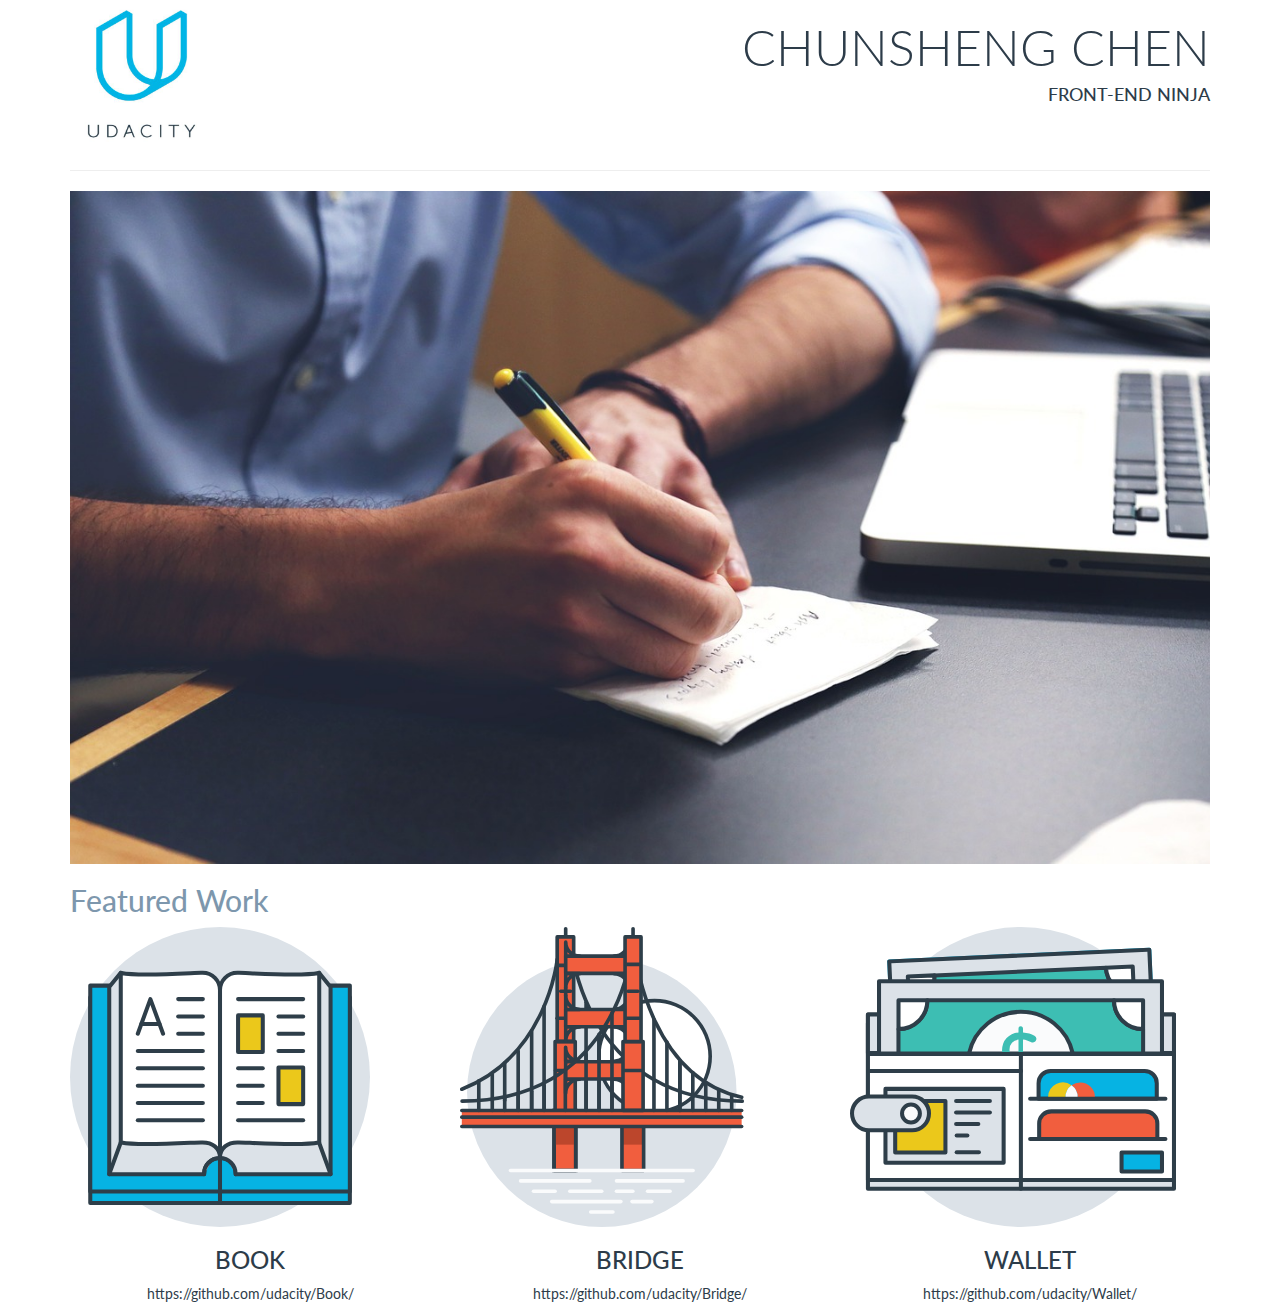
<file: build-a-portfolio-site/index.html>
<!DOCTYPE html>
<html lang="en">
	<head>
		<meta charset="utf-8">
		<meta http-equiv="X-UA-Compatible" content="IE=Edge">
		<meta name="viewport" content="width=device-width, initial-scale=1">
		<title>Portfolio</title>
		<link href="https://fonts.googleapis.com/css?family=Lato:300,400" rel="stylesheet">
		<link href="css/bootstrap.min.css" rel="stylesheet">
		<link href="css/style.css" rel="stylesheet">
	</head>
	<body>
		<!-- picture from cn.udacity.com -->
		<section class="container">
			<section class="row">
				<section class="col-md-6 text-left">
					<img class="img-responsive logo" src="images/logo.png" alt="Udacity logo">
				</section>
				<section class="col-md-6 text-right text-uppercase">
					<h1 class="title-super text-thin">Chunsheng Chen</h1>
					<h4>Front-End Ninja</h4>
				</section>
			</section>
			<hr>
			<section class="row">
				<section class="col-md-12">
					<img class="img-responsive" src="images/write.jpg" alt="Write">
				</section>
			</section>
			<section class="row">
				<section class="col-md-12 text-muted">
					<h2>Featured Work</h2>
				</section>
			</section>
			<section class="row">
				<article class="col-md-4 text-center">
					<img class="img-responsive featured" src="images/book.svg" alt="Book">
					<h3 class="text-uppercase">Book</h3>
					<p>https://github.com/udacity/Book/</p>
				</article>
				<article class="col-md-4 text-center">
					<img class="img-responsive featured" src="images/bridge.svg" alt="Bridge">
					<h3 class="text-uppercase">Bridge</h3>
					<p>https://github.com/udacity/Bridge/</p>
				</article>
				<article class="col-md-4 text-center">
					<img class="img-responsive featured" src="images/wallet.svg" alt="Wallet">
					<h3 class="text-uppercase">Wallet</h3>
					<p>https://github.com/udacity/Wallet/</p>
				</article>				
			</section>		
		</section>
	</body>
</html>
</file>
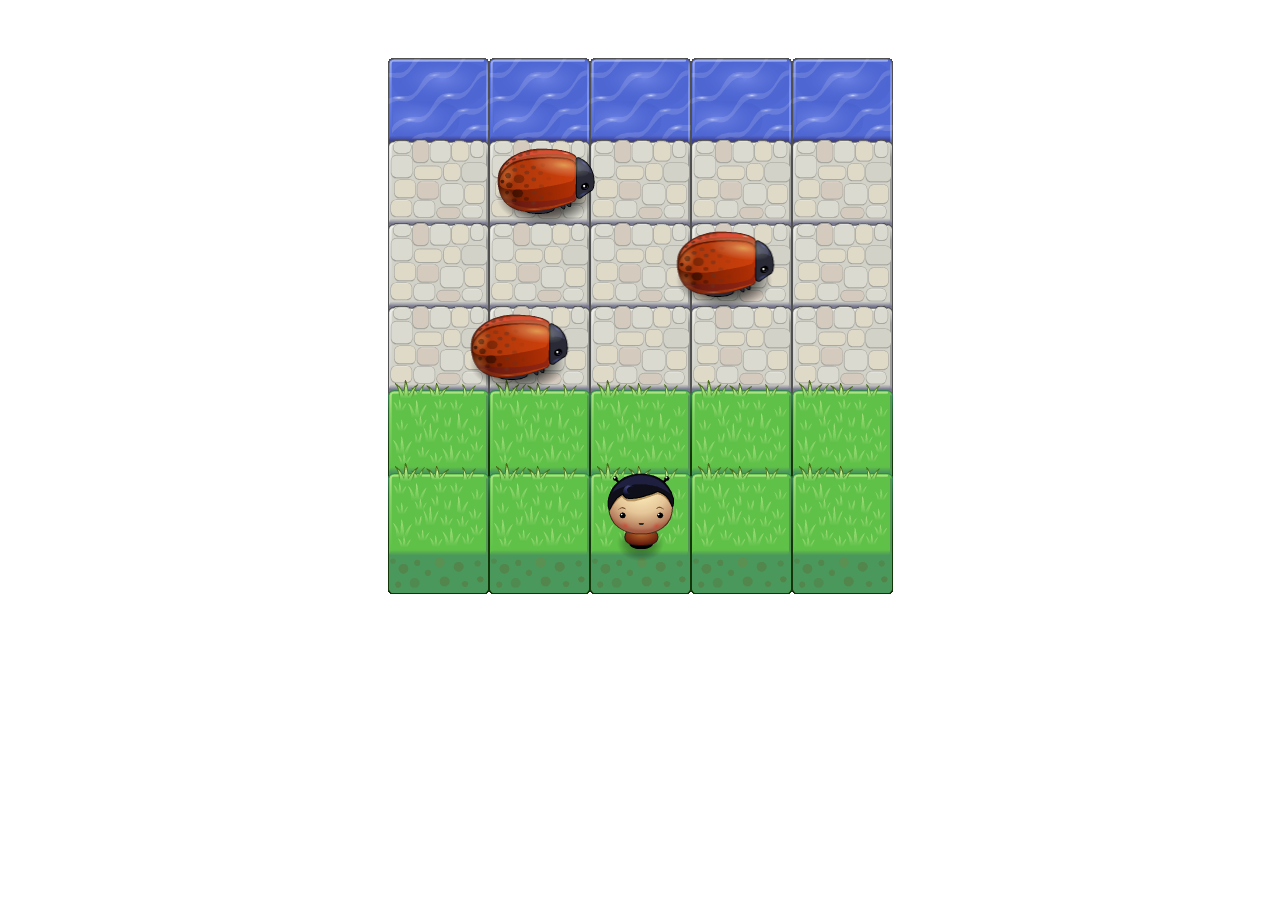
<file: classic-arcade-game-clone/index.html>
<!DOCTYPE html>
<html>
	<head>
    	<meta charset="utf-8">
    	<title>Classic Arcade Game Clone</title>
    	<link rel="stylesheet" href="css/style.css">
	</head>
	<body>
    	<script src="js/resources.js"></script>
    	<script src="js/app.js"></script>
    	<script src="js/engine.js"></script>
	</body>
</html>
</file>
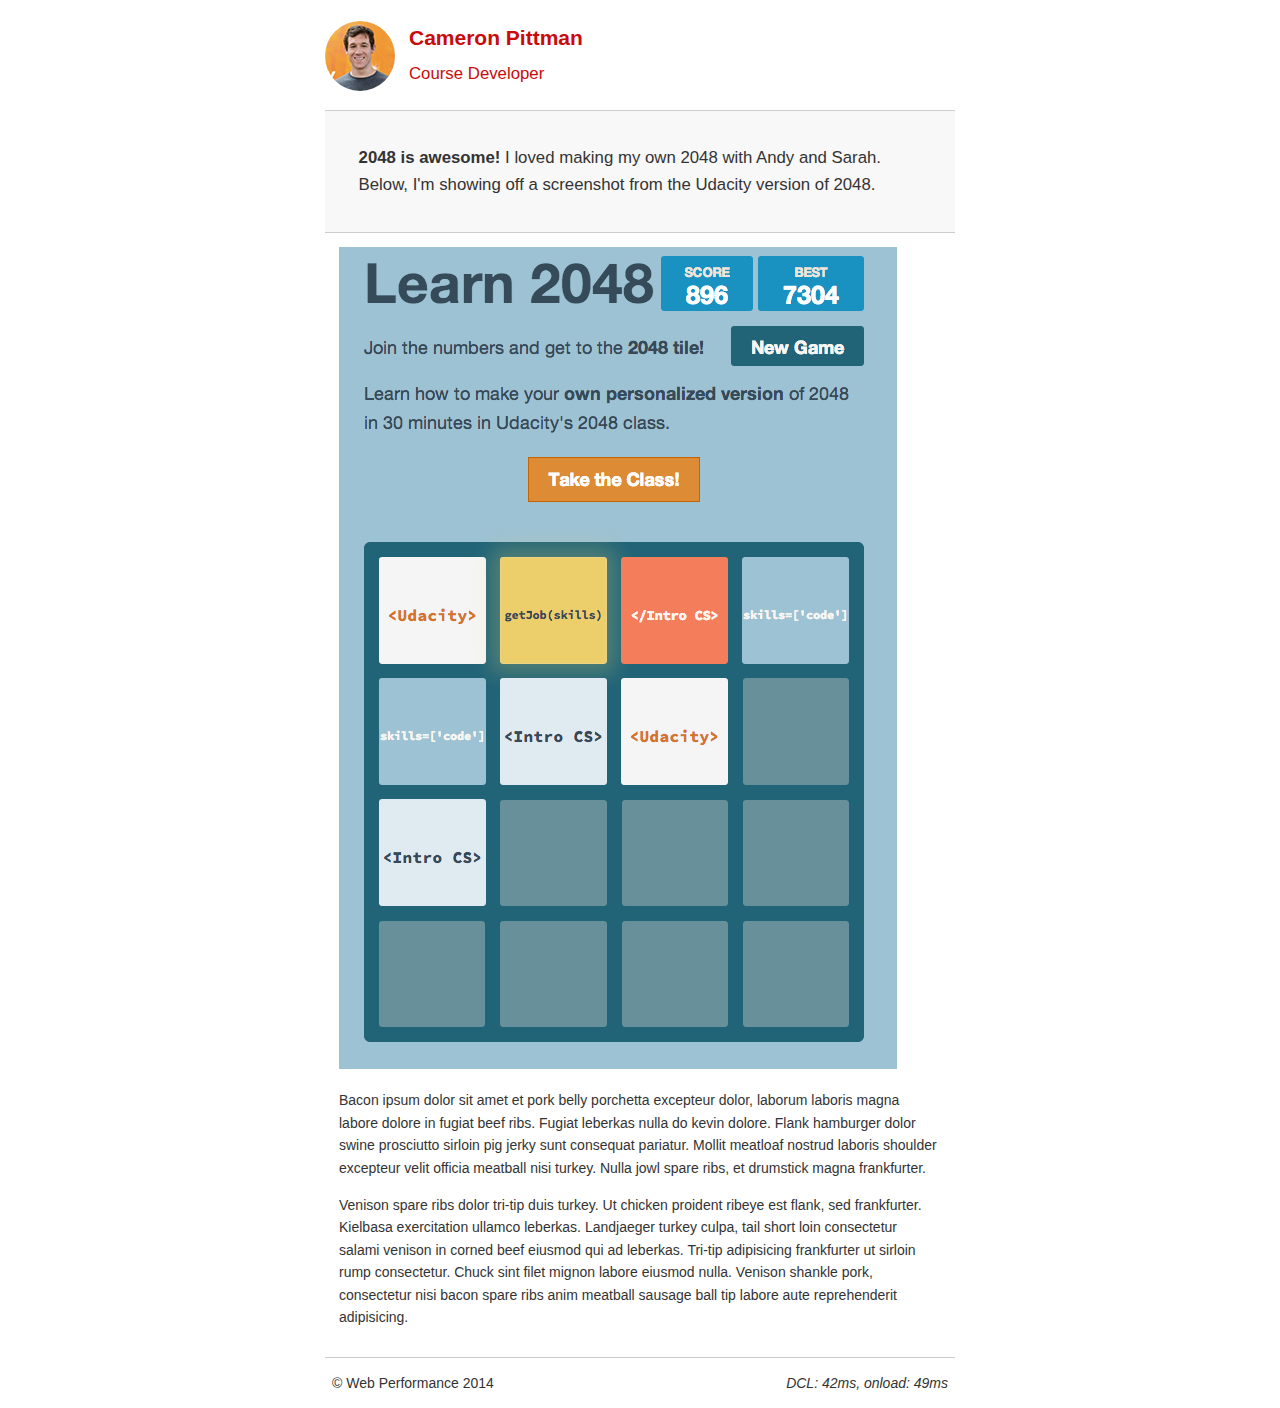
<file: website-optimization/project-2048.html>
<!DOCTYPE html>
<html lang="en">
  <head>
    <meta charset="utf-8">
    <meta name="viewport" content="width=device-width, initial-scale=1">
    <meta name="description" content=" FILL ME IN ">
    <meta name="author" content=" FILL ME IN ">
    <title>Cameron Pittman: Portfolio</title>

    <!-- Hmm, what is the impact of web fonts on speed? Measure it... -->
    <!-- <link href="//fonts.googleapis.com/css?family=Open+Sans:400,700" rel="stylesheet"> -->

    <link href="css/style.css" rel="stylesheet">
    <link href="css/print.css" rel="stylesheet">

    <script>
      (function(w,g){w['GoogleAnalyticsObject']=g;
      w[g]=w[g]||function(){(w[g].q=w[g].q||[]).push(arguments)};w[g].l=1*new Date();})(window,'ga');

      // Optional TODO: replace with your Google Analytics profile ID.
      ga('create', 'UA-XXXX-Y');
      ga('send', 'pageview');
    </script>
    <script src="//www.google-analytics.com/analytics.js"></script>
    <script src="js/perfmatters.js"></script>
  </head>

  <body>
    <header>
      <a href="/"><img src="img/profilepic.jpg"></a>
      <p>Cameron Pittman<br><span>Course Developer</span></p>
    </header>

    <div class="container">
      <div class="hero">
        <strong>2048 is awesome!</strong> I loved making my own 2048 with Andy and Sarah. Below, I'm showing off a screenshot from the Udacity version of 2048.
      </div>

      <div class="content">

        <img class="img-responsive" src="img/2048.png">

        <p>Bacon ipsum dolor sit amet et pork belly porchetta excepteur dolor, laborum laboris magna labore dolore in fugiat beef ribs. Fugiat leberkas nulla do kevin dolore. Flank hamburger dolor swine prosciutto sirloin pig jerky sunt consequat pariatur. Mollit meatloaf nostrud laboris shoulder excepteur velit officia meatball nisi turkey. Nulla jowl spare ribs, et drumstick magna frankfurter.</p>

        <p>Venison spare ribs dolor tri-tip duis turkey. Ut chicken proident ribeye est flank, sed frankfurter. Kielbasa exercitation ullamco leberkas. Landjaeger turkey culpa, tail short loin consectetur salami venison in corned beef eiusmod qui ad leberkas. Tri-tip adipisicing frankfurter ut sirloin rump consectetur. Chuck sint filet mignon labore eiusmod nulla. Venison shankle pork, consectetur nisi bacon spare ribs anim meatball sausage ball tip labore aute reprehenderit adipisicing.</p>

    </div>

    <footer>
      <p>&copy; Web Performance 2014 <span id="crp-stats"></span></p>
    </footer>
  </body>
</html>
</file>
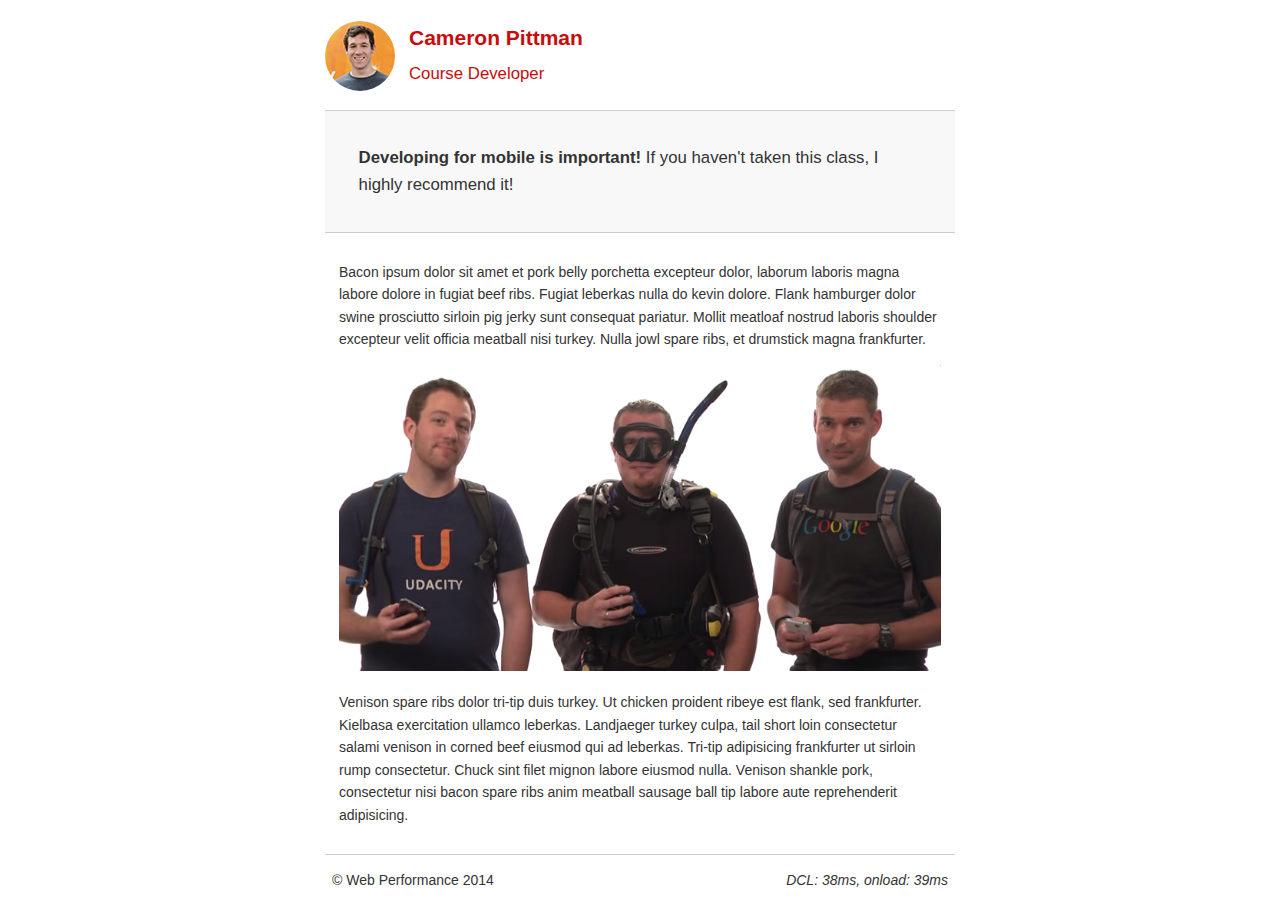
<file: website-optimization/project-mobile.html>
<!DOCTYPE html>
<html lang="en">
  <head>
    <meta charset="utf-8">
    <meta name="viewport" content="width=device-width, initial-scale=1">
    <meta name="description" content=" FILL ME IN ">
    <meta name="author" content=" FILL ME IN ">
    <title>Cameron Pitman: Portfolio</title>

    <!-- Hmm, what is the impact of web fonts on speed? Measure it... -->
    <!-- <link href="//fonts.googleapis.com/css?family=Open+Sans:400,700" rel="stylesheet"> -->

    <link href="css/style.css" rel="stylesheet">
    <link href="css/print.css" rel="stylesheet">

    <script>
      (function(w,g){w['GoogleAnalyticsObject']=g;
      w[g]=w[g]||function(){(w[g].q=w[g].q||[]).push(arguments)};w[g].l=1*new Date();})(window,'ga');

      // Optional TODO: replace with your Google Analytics profile ID.
      ga('create', 'UA-XXXX-Y');
      ga('send', 'pageview');
    </script>
    <script src="http://www.google-analytics.com/analytics.js"></script>
    <script async src="js/perfmatters.js"></script>
  </head>

  <body>
    <header>
      <a href="/"><img src="img/profilepic.jpg"></a>
      <p>Cameron Pittman<br><span>Course Developer</span></p>
    </header>

    <div class="container">
      <div class="hero">
        <strong>Developing for mobile is important!</strong> If you haven't taken this class, I highly recommend it!
      </div>

      <div class="content">

        <p>Bacon ipsum dolor sit amet et pork belly porchetta excepteur dolor, laborum laboris magna labore dolore in fugiat beef ribs. Fugiat leberkas nulla do kevin dolore. Flank hamburger dolor swine prosciutto sirloin pig jerky sunt consequat pariatur. Mollit meatloaf nostrud laboris shoulder excepteur velit officia meatball nisi turkey. Nulla jowl spare ribs, et drumstick magna frankfurter.</p>

        <img src="img/mobilewebdev.jpg">

        <p>Venison spare ribs dolor tri-tip duis turkey. Ut chicken proident ribeye est flank, sed frankfurter. Kielbasa exercitation ullamco leberkas. Landjaeger turkey culpa, tail short loin consectetur salami venison in corned beef eiusmod qui ad leberkas. Tri-tip adipisicing frankfurter ut sirloin rump consectetur. Chuck sint filet mignon labore eiusmod nulla. Venison shankle pork, consectetur nisi bacon spare ribs anim meatball sausage ball tip labore aute reprehenderit adipisicing.</p>

    </div>

    <footer>
      <p>&copy; Web Performance 2014 <span id="crp-stats"></span></p>
    </footer>
  </body>
</html>
</file>
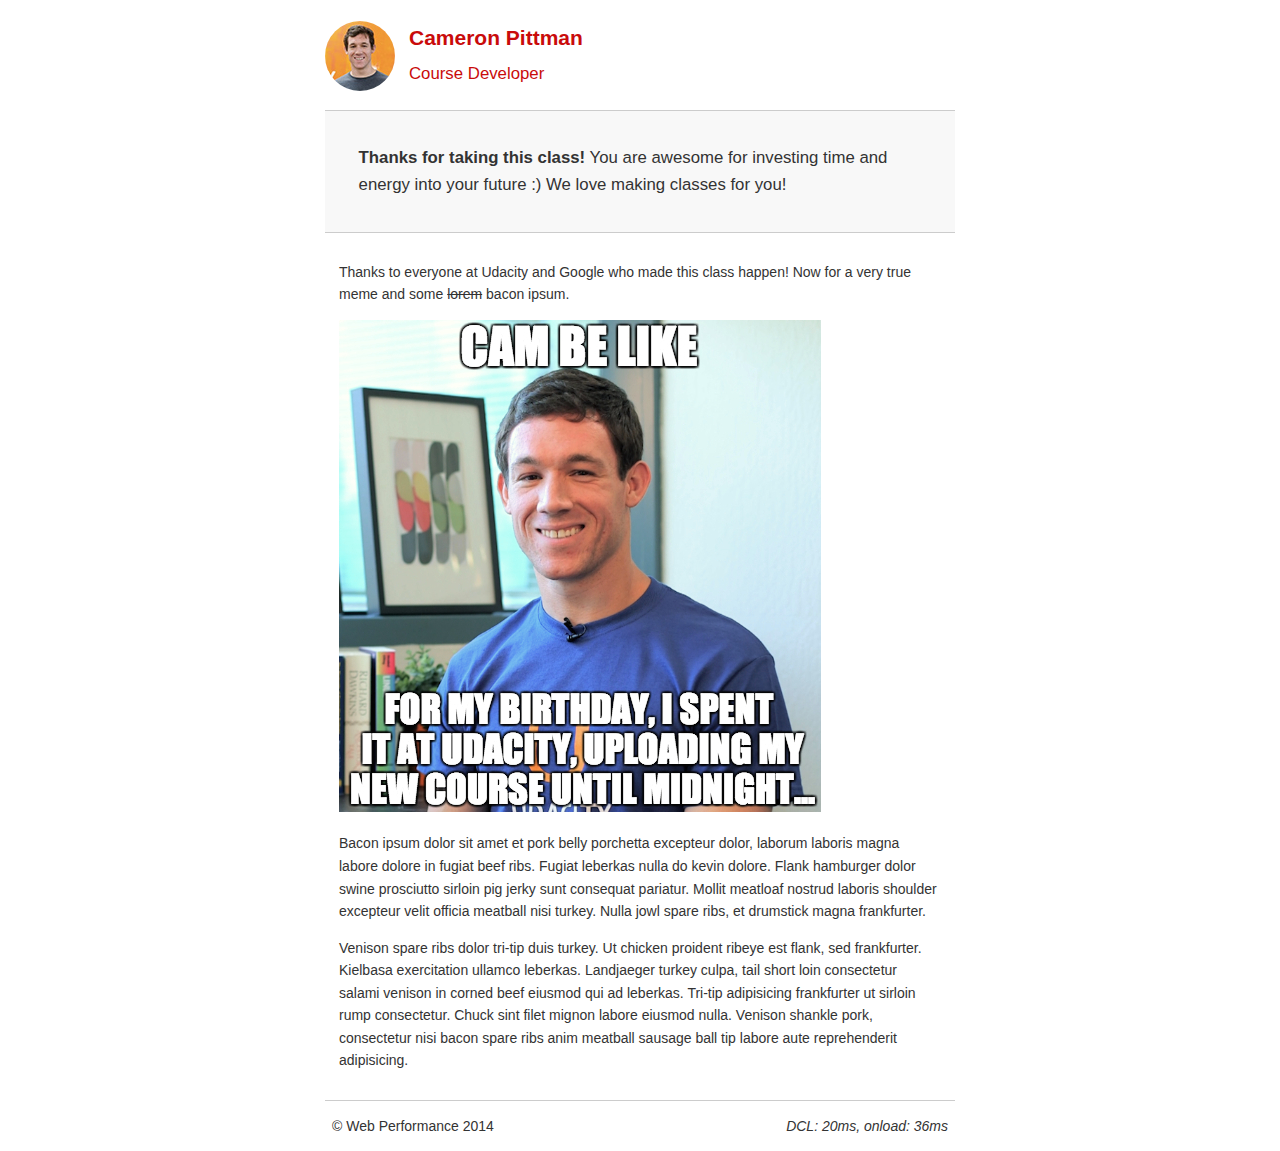
<file: website-optimization/project-webperf.html>
<!DOCTYPE html>
<html lang="en">
  <head>
    <meta charset="utf-8">
    <meta name="viewport" content="width=device-width, initial-scale=1">
    <meta name="description" content=" FILL ME IN ">
    <meta name="author" content=" FILL ME IN ">
    <title>Cameron Pittman: Portfolio</title>

    <!-- Hmm, what is the impact of web fonts on speed? Measure it... -->
    <!-- <link href="//fonts.googleapis.com/css?family=Open+Sans:400,700" rel="stylesheet"> -->

    <link href="css/style.css" rel="stylesheet">
    <link href="css/print.css" rel="stylesheet">

    <script>
      (function(w,g){w['GoogleAnalyticsObject']=g;
      w[g]=w[g]||function(){(w[g].q=w[g].q||[]).push(arguments)};w[g].l=1*new Date();})(window,'ga');

      // Optional TODO: replace with your Google Analytics profile ID.
      ga('create', 'UA-XXXX-Y');
      ga('send', 'pageview');
    </script>
    <script src="http://www.google-analytics.com/analytics.js"></script>
    <script async src="js/perfmatters.js"></script>
  </head>

  <body>
    <header>
      <a href="/"><img src="img/profilepic.jpg"></a>
      <p>Cameron Pittman<br><span>Course Developer</span></p>
    </header>

    <div class="container">
      <div class="hero">
        <strong>Thanks for taking this class!</strong> You are awesome for investing time and energy into your future :) We love making classes for you!
      </div>

      <div class="content">

        <p>Thanks to everyone at Udacity and Google who made this class happen! Now for a very true meme and some <strike>lorem</strike> bacon ipsum.</p>

        <img src="img/cam_be_like.jpg">

        <p>Bacon ipsum dolor sit amet et pork belly porchetta excepteur dolor, laborum laboris magna labore dolore in fugiat beef ribs. Fugiat leberkas nulla do kevin dolore. Flank hamburger dolor swine prosciutto sirloin pig jerky sunt consequat pariatur. Mollit meatloaf nostrud laboris shoulder excepteur velit officia meatball nisi turkey. Nulla jowl spare ribs, et drumstick magna frankfurter.</p>

        <p>Venison spare ribs dolor tri-tip duis turkey. Ut chicken proident ribeye est flank, sed frankfurter. Kielbasa exercitation ullamco leberkas. Landjaeger turkey culpa, tail short loin consectetur salami venison in corned beef eiusmod qui ad leberkas. Tri-tip adipisicing frankfurter ut sirloin rump consectetur. Chuck sint filet mignon labore eiusmod nulla. Venison shankle pork, consectetur nisi bacon spare ribs anim meatball sausage ball tip labore aute reprehenderit adipisicing.</p>

    </div>

    <footer>
      <p>&copy; Web Performance 2014 <span id="crp-stats"></span></p>
    </footer>
  </body>
</html>
</file>
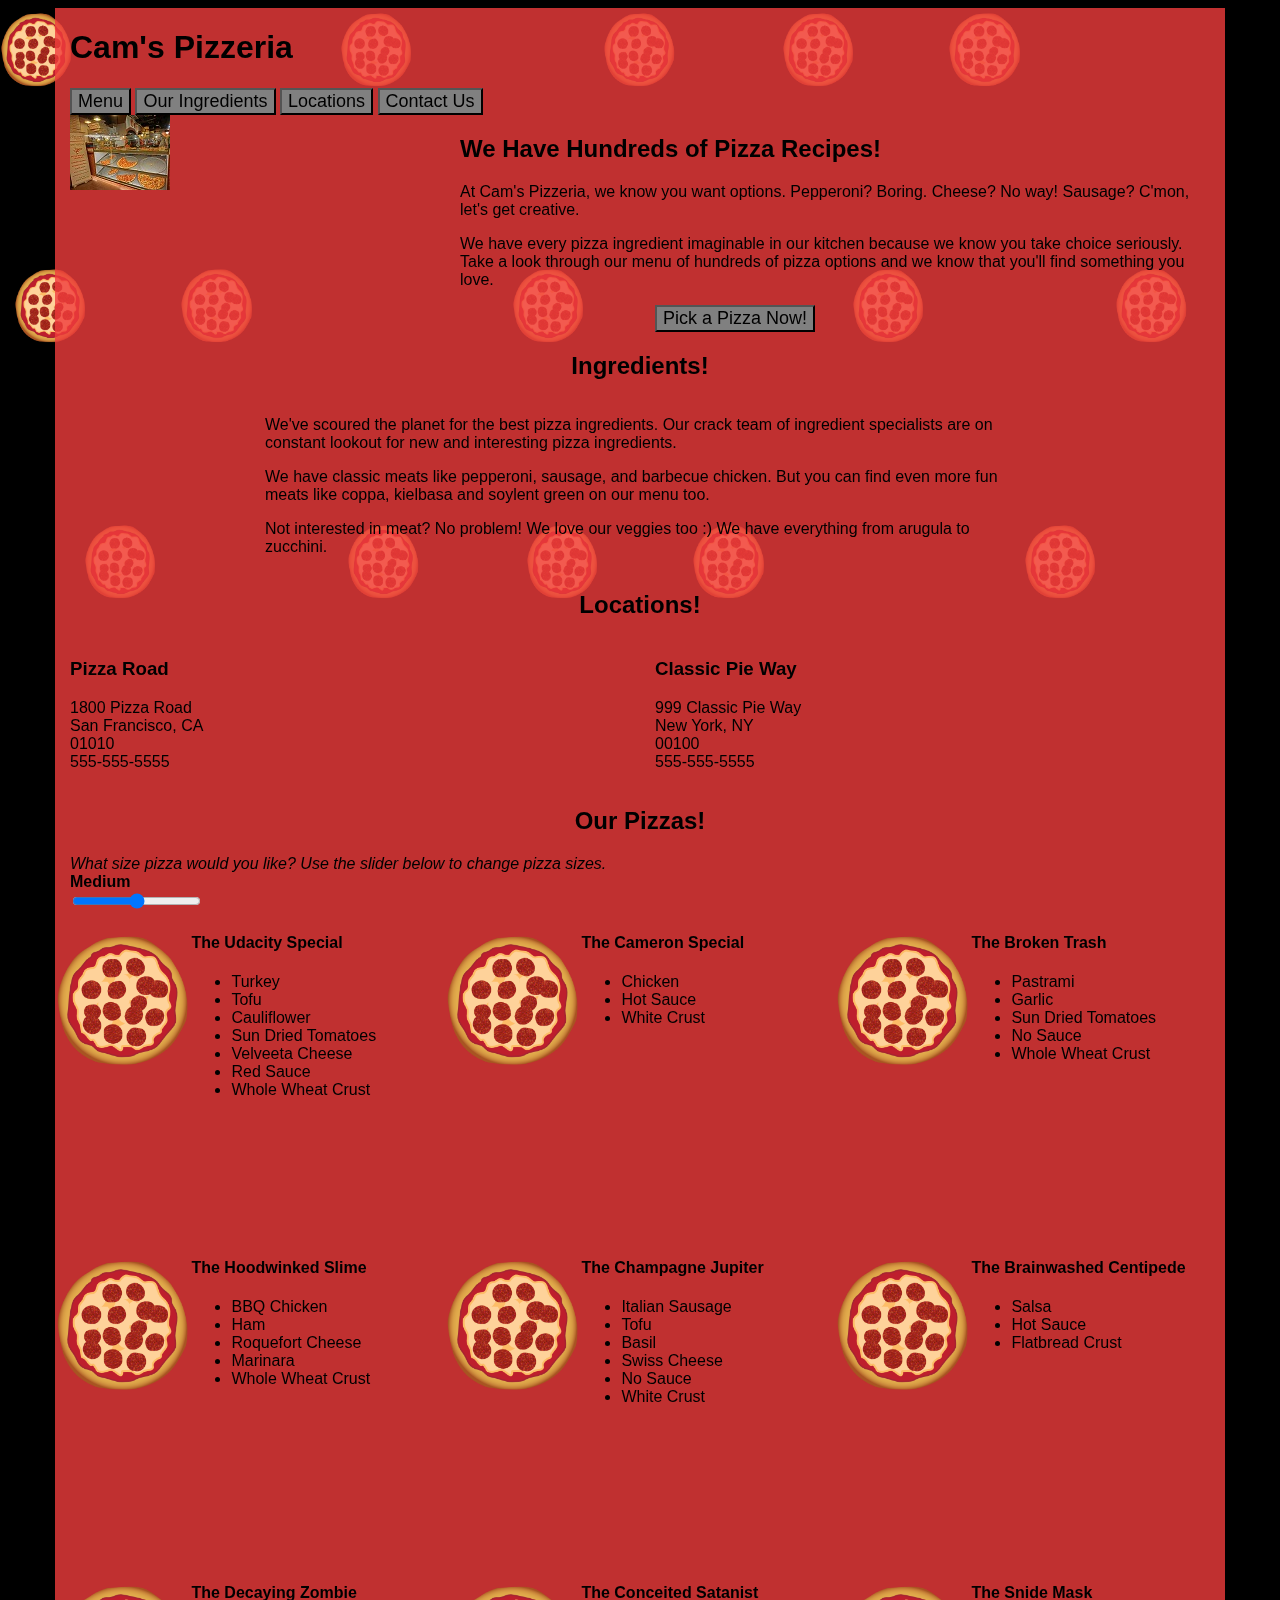
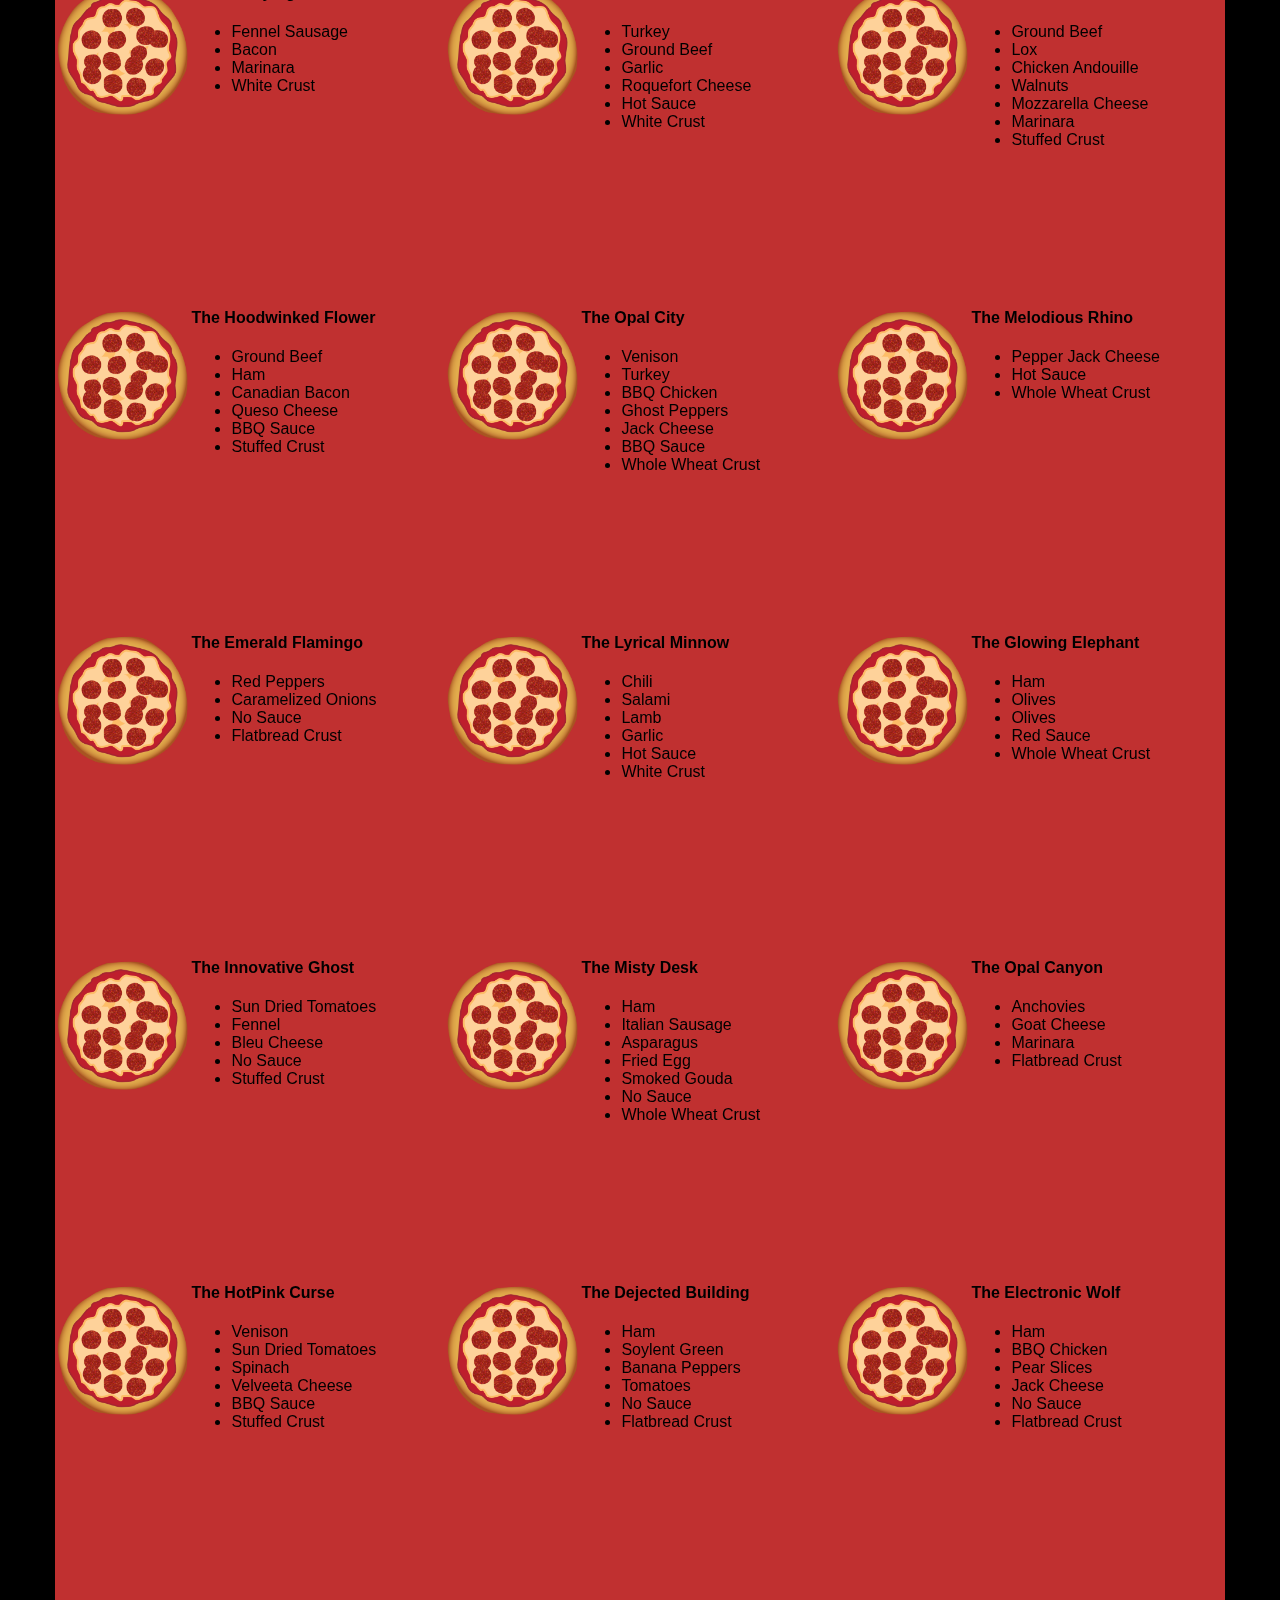
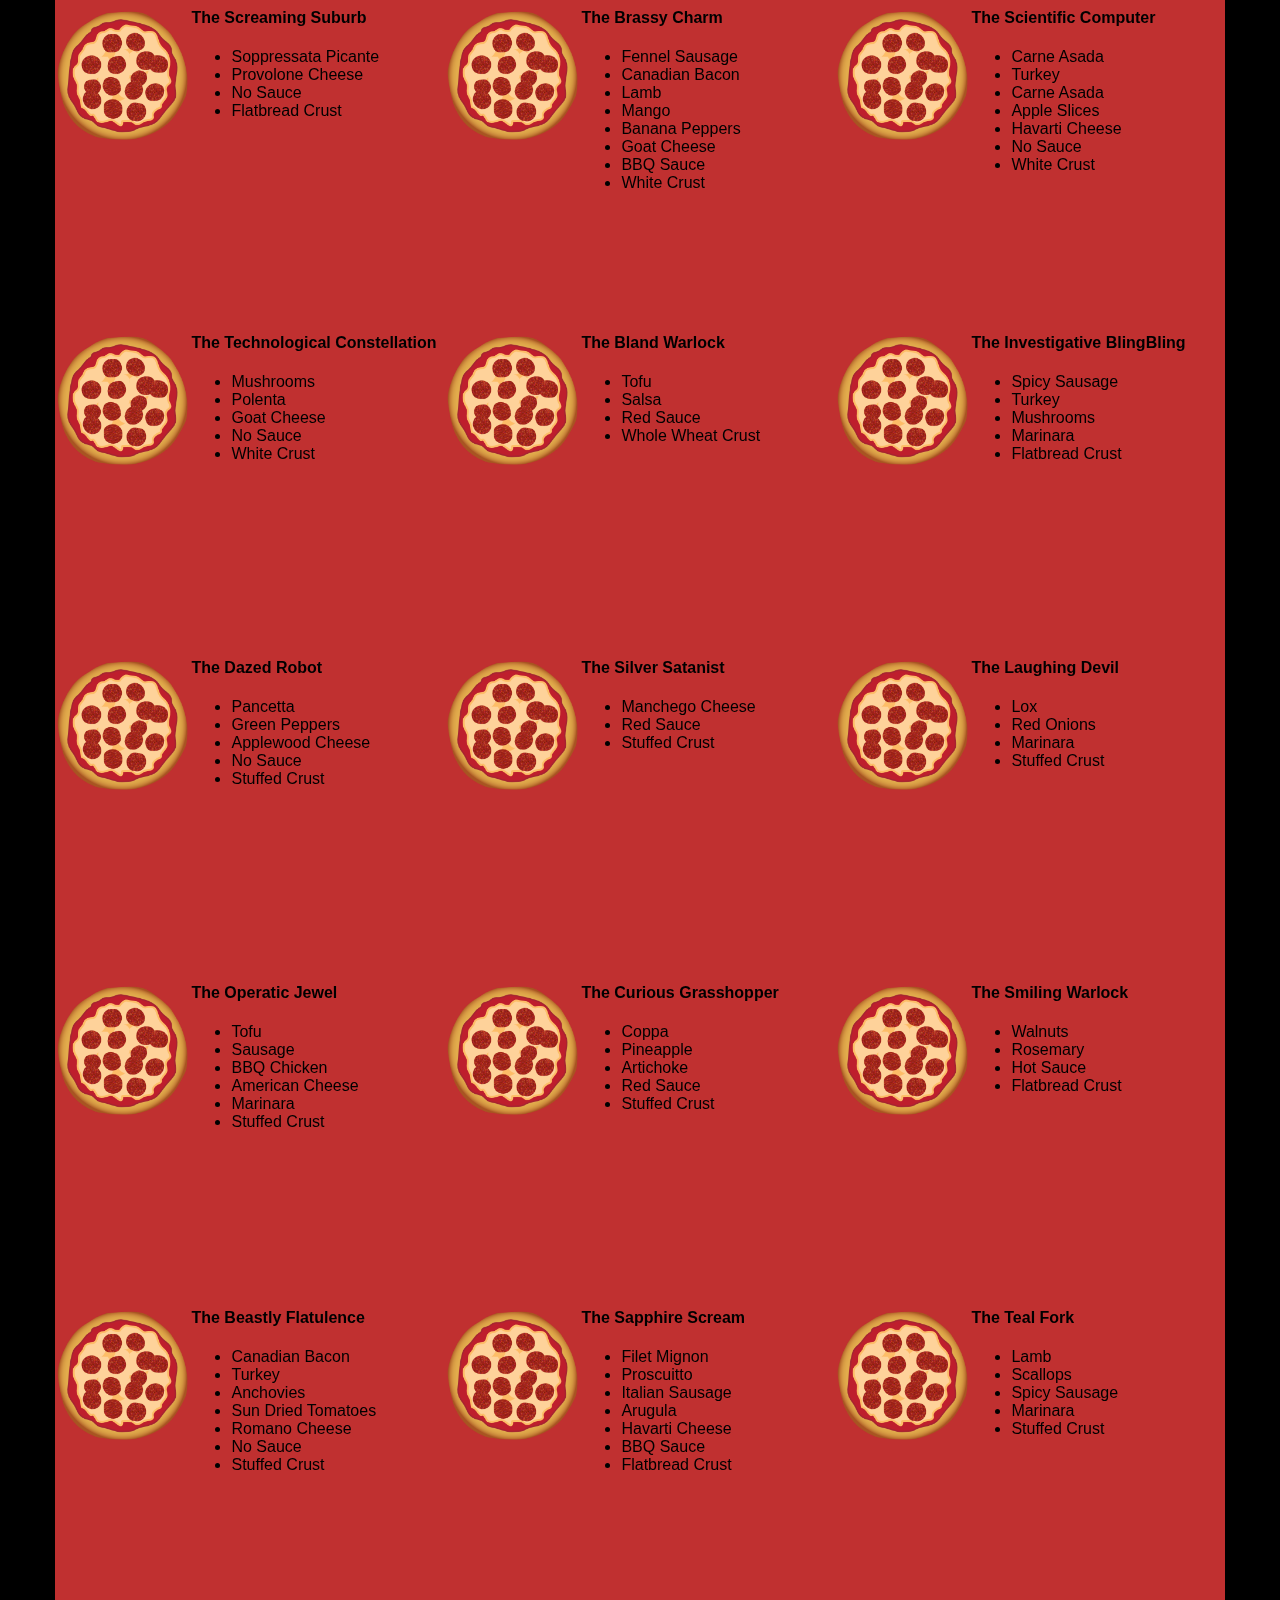
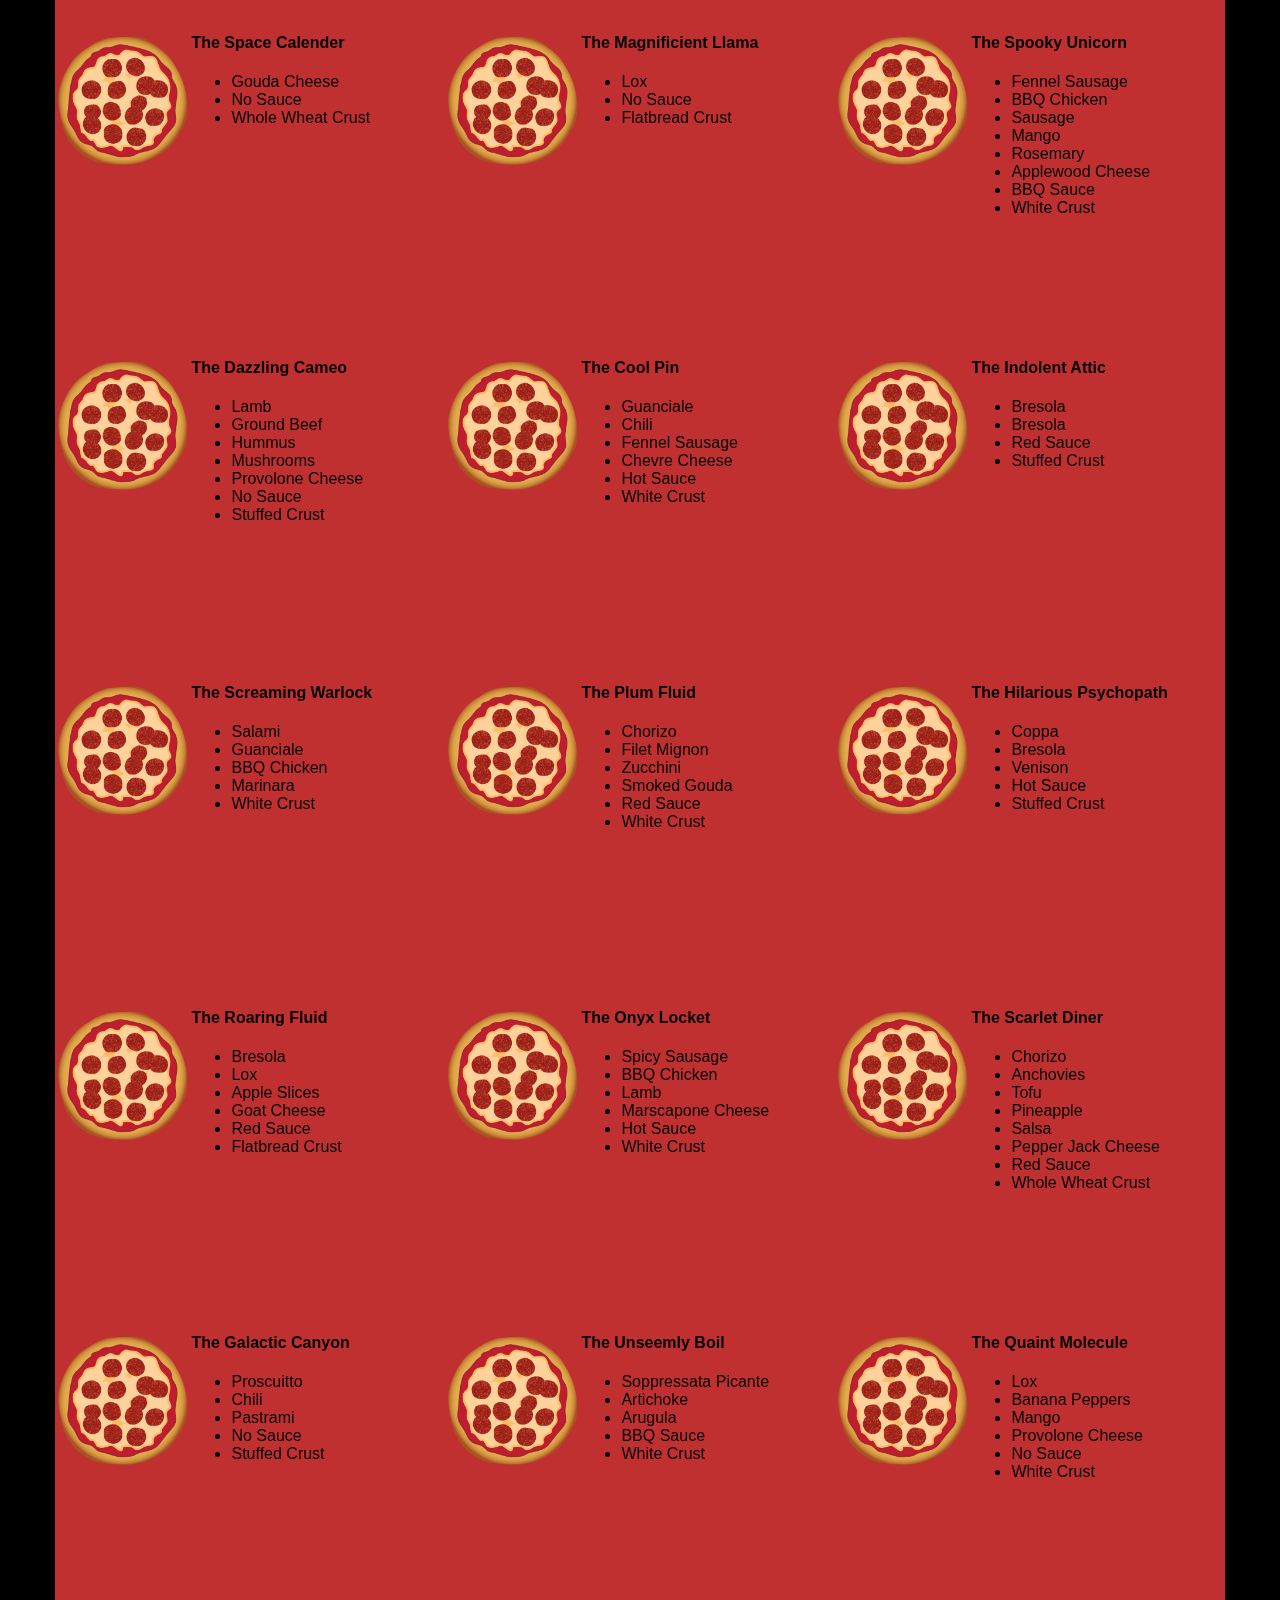
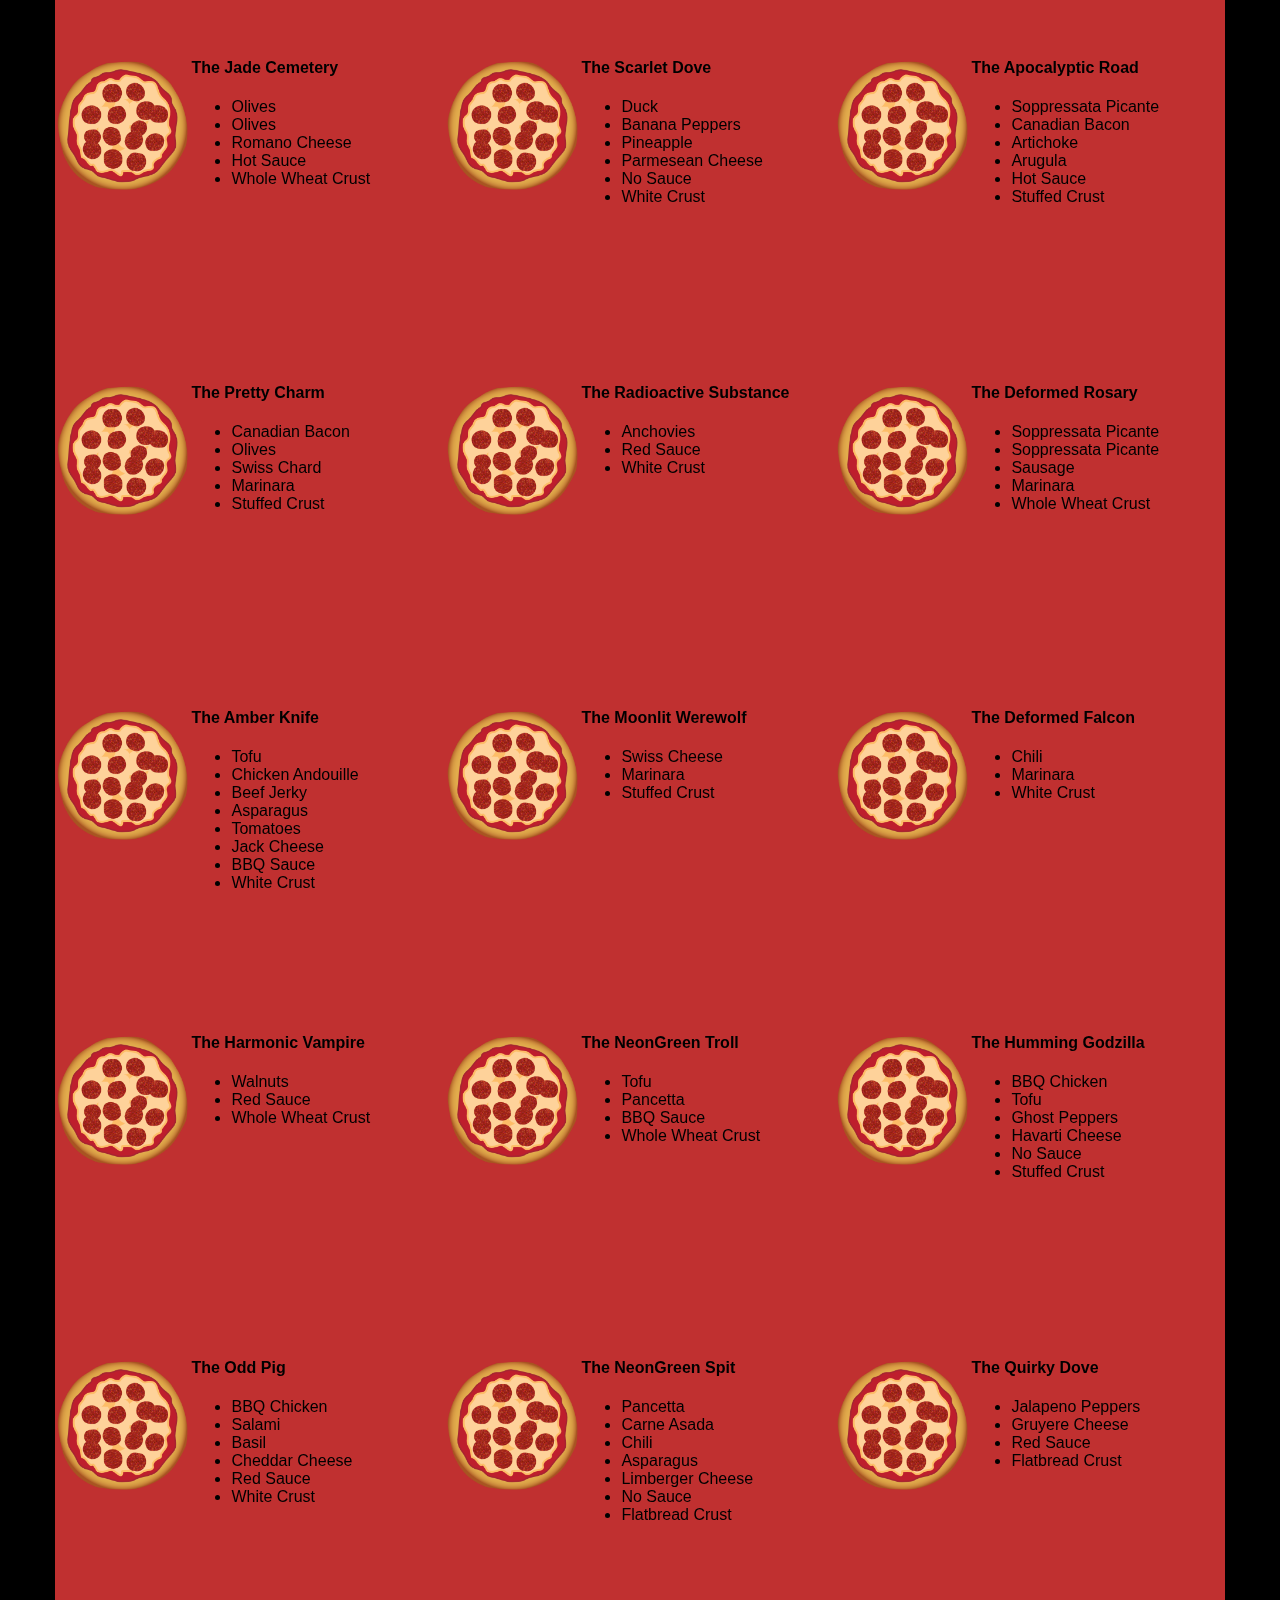
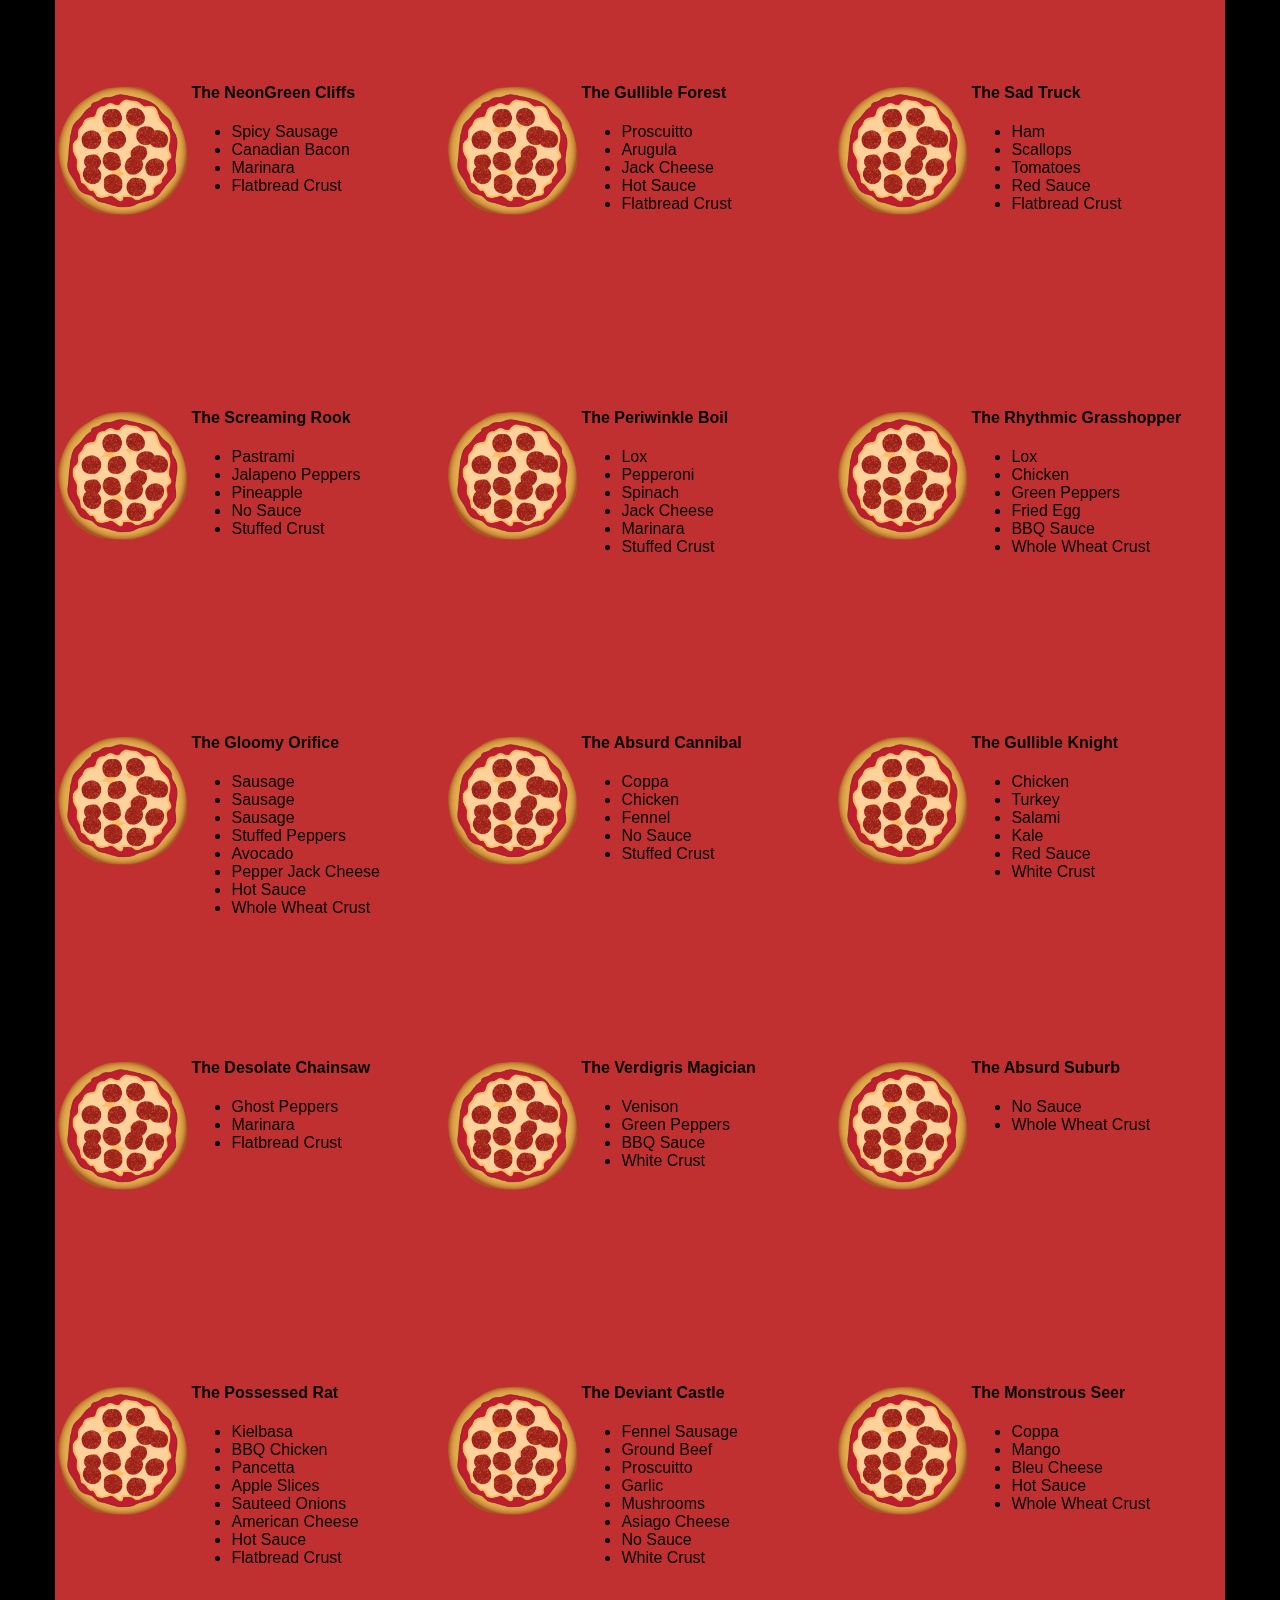
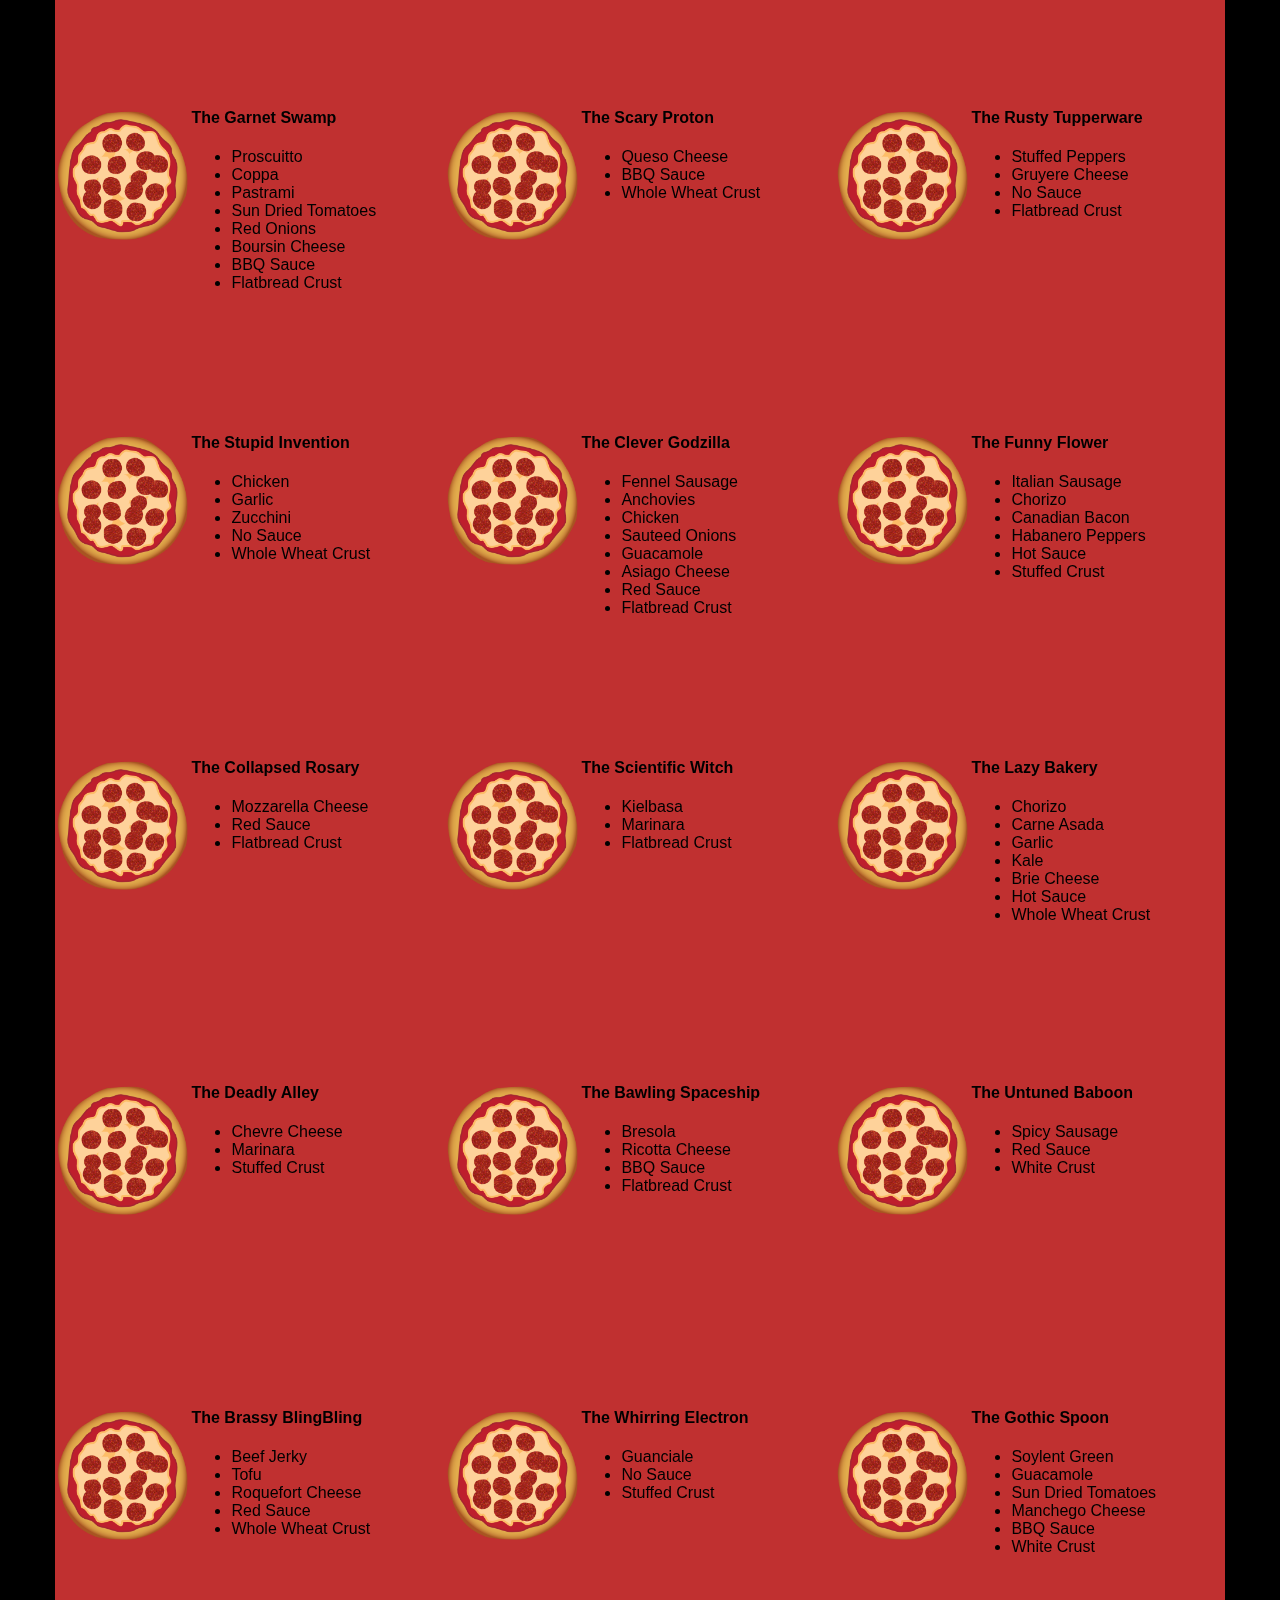
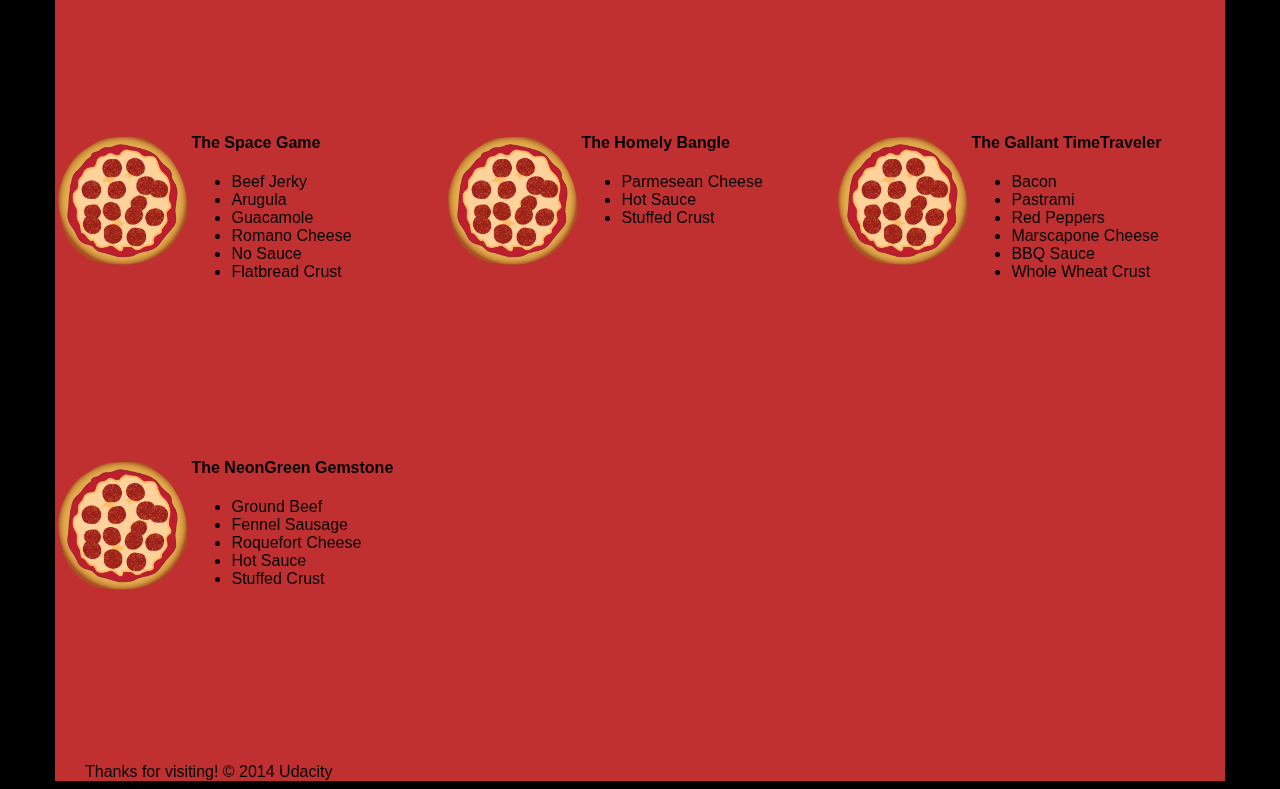
<file: website-optimization/views/pizza.html>
<!DOCTYPE HTML>
<html>
<head>
  <link rel="stylesheet" href="css/style.css">
  <link rel="stylesheet" href="css/bootstrap-grid.css">
</head>

<body>
  <div class="container">
    <div id="header" class="row">
      <div class="col-md-6">
        <div class="row">
          <div class="col-md-12">
            <h1>Cam's Pizzeria</h1>
            <div class="row">
              <div id="menu" class="col-md-12">
                <form action="#randomPizzas">
                  <input type="submit" value="Menu">
                </form>
                <form action="#ingredients">
                  <input type="submit" value="Our Ingredients">
                </form>
                <form action="#locations">
                  <input type="submit" value="Locations">
                </form>
                <form action="#" onsubmit="alert('Thanks for clicking! This button doesn\'t do anything because this is a fake pizzeria :\)')">
                  <input type="submit" value="Contact Us">
                </form>
              </div>
            </div>
          </div>
        </div>
      </div>
      <div id="movingPizzas1" class="col-md-6">
      </div>
    </div>
    <div id="callToAction" class="row">
      <div class="col-md-4">
        <img src="images/pizzeria.jpg" class="img-responsive"> <!-- Image credit to: http://commons.wikimedia.org/wiki/File:HK_TST_night_%E5%98%89%E8%98%AD%E9%81%93_Granville_Road_restaurant_Paisano's_Pizzeria_pizza_Dec-2013.JPG -->
      </div>
      <div class="col-md-8">
        <div class="row">
          <div class="col-md-12">
            <h2>We Have Hundreds of Pizza Recipes!</h2>
            <p>At Cam's Pizzeria, we know you want options. Pepperoni? Boring. Cheese? No way! Sausage? C'mon, let's get creative.</p>

            <p>We have every pizza ingredient imaginable in our kitchen because we know you take choice seriously. Take a look through our menu of hundreds of pizza options and we know that you'll find something you love.</p>
          </div>
        </div>
        <div class="row">
          <div class="col-md-6 col-md-push-3">
            <form action="#randomPizzas">
              <input type="submit" value="Pick a Pizza Now!">
            </form>
          </div>
        </div>
      </div>
    </div>
    <div id="ingredients" class="row">
      <div class="col-md-8 col-md-push-2">
        <div class="row">
          <div class="col-md-12 centered">
            <h2>Ingredients!</h2>
          </div>
        </div>
        <div class="row">
          <div class="col-md-12">
            <p>We've scoured the planet for the best pizza ingredients. Our crack team of ingredient specialists are on constant lookout for new and interesting pizza ingredients.</p>

            <p>We have classic meats like pepperoni, sausage, and barbecue chicken. But you can find even more fun meats like coppa, kielbasa and soylent green on our menu too.</p>

            <p>Not interested in meat? No problem! We love our veggies too :) We have everything from arugula to zucchini.</p>
          </div>
        </div>
      </div>
    </div>
    <div id="locations" class="row">
      <div class="col-md-12">
        <h2 style="text-align: center">Locations!</h2>
        <div class="row">
          <div class="col-md-6">
            <h3>Pizza Road</h3>
            <p>1800 Pizza Road<br>San Francisco, CA<br>01010<br>555-555-5555</p>
          </div>
          <div class="col-md-6">
            <h3>Classic Pie Way</h3>
            <p>999 Classic Pie Way<br>New York, NY<br>00100<br>555-555-5555</p>
          </div>
        </div>
      </div>
    </div>
    <div id="pizzaGenerator" class="row">
      <div class="col-md-12">
        <h2 style="text-align: center">Our Pizzas!</h2>
        <div class="row">
          <div class="col-md-12">
            <em>What size pizza would you like? Use the slider below to change pizza sizes.</em>
          </div>
          <div id="pizzaSize" class="col-md-6">Medium</div>
          <div class="col-md-12">
            <input id="sizeSlider" type="range" min="1" max="3" value="2" step="1" onchange="resizePizzas(this.value)"></input>
          </div>
        </div>
        <div id="randomPizzas" class="row">
          <div id="pizza0" class="randomPizzaContainer" style="width:33.33%; height: 325px;">
            <div style="width:35%">
              <img src="images/pizza.png" class="img-responsive">
            </div>
            <div style="width:65%">
              <h4>The Udacity Special</h4>
              <ul>
                <li>Turkey</li>
                <li>Tofu</li>
                <li>Cauliflower</li>
                <li>Sun Dried Tomatoes</li>
                <li>Velveeta Cheese</li>
                <li>Red Sauce</li>
                <li>Whole Wheat Crust</li>
              </ul>
            </div>
          </div>
          <div id="pizza1" class="randomPizzaContainer" style="width:33.33%; height: 325px;">
            <div style="width:35%">
              <img src="images/pizza.png" class="img-responsive">
            </div>
            <div style="width:65%">
              <h4>The Cameron Special</h4>
              <ul>
                <li>Chicken</li>
                <li>Hot Sauce</li>
                <li>White Crust</li>
              </ul>
            </div>
          </div>
        </div>
      </div>
    </div>
    <div id="footer" class="col-md-12">Thanks for visiting! &copy; 2014 Udacity</div>
  </div>
  <script type="text/javascript" src="js/main.js"></script>
</body>

</html>
</html>
</file>
<file: build-a-portfolio-site/css/style.css>
.logo {
	max-height: 150px;
}

.featured {
	max-height: 300px;
}

body {
	font-family: 'Lato', sans-serif;
	font-weight: 400;
	color: #2d3c49;
}

.title-super {
	font-size: 50px;
}
.text-muted {
	color: #7d97ad;
}

.text-thin {
	font-weight: 300;
}
</file>
<file: classic-arcade-game-clone/css/style.css>
body {
    text-align: center;
}
</file>
<file: website-optimization/css/style.css>
html {
  font-size: 100%;
  overflow-y: scroll;
  -webkit-tap-highlight-color: rgba(0,0,0,0);
  -ms-text-size-adjust: 100%;
  -webkit-text-size-adjust: none;
}
body { margin: 0; font-size: 14px; line-height: 1.61; font-weight: 400; }
body, button, input, select, textarea { font-family: 'Open Sans', sans-serif; color: #333; }

a { color: #12C; }
a:visited { color: #61C; }
a:focus { outline: thin dotted; }
a:hover, a:active { color: #c00; outline: 0; }

b, strong { font-weight: bold; }
pre, code { font-family: monospace, monospace; font-size: 1em; }
ul, ol { margin: 1em 0; padding: 0 0 0 20px; }
img { border: 0; max-width: 100%; }

body { background: #fff; }
header, footer, .container { max-width: 45em; margin: 0 auto; }

header { padding: 0 0.5em; color: #C90B0B; }
header img { border-radius: 40px; float: left; }
header p { font-size:1.5em; font-weight: bold; padding-left: 4em;}
header p span { font-size: 0.8em; font-weight: normal;}

.hero { padding: 2em; background-color: #f8f8f8; font-size:1.2em;
  border-bottom: 1px solid #ccc;
  border-top: 1px solid #ccc;
}

.content { padding: 1em 1em; }
.content li { list-style-type: none; font-size: 1.1em;}
li img { float:left; padding-right: 1em; }
li p { font-size: 0.9em; font-style: italic; }

footer {
  padding: 0 0.5em;
  border-top: 1px solid #ccc;
}
footer span { float: right; font-style: italic; }

/* Smartphones (portrait) */
@media only screen and (max-width: 480px) {
  body { font-size: 12px;}
  header p { padding-left: 4.5em;}
}
</file>
<file: website-optimization/css/print.css>
@media print {
  * { background: transparent !important; color: black !important; text-shadow: none !important; filter:none !important; -ms-filter: none !important; }
  a, a:visited { color: #444 !important; text-decoration: underline; }
  a[href]:after { content: " (" attr(href) ")"; }
  tr, img { page-break-inside: avoid; }
  img { max-width: 100% !important; }
  @page { margin: 0.5cm; }
  p, h2, h3 { orphans: 3; widows: 3; }
  h2, h3{ page-break-after: avoid; }
}
</file>
<file: website-optimization/views/css/style.css>
/** {
  outline: 1px solid red !important;
}*/
* {
  -webkit-box-sizing: border-box;
  -moz-box-sizing: border-box;
  -box-sizing: border-box;
}

body {
  font-family: "Trebuchet MS", Helvetica, sans-serif;
  background: black;
}

input {
  background: grey;
  font-size: 18px;
}

form {
  display: inline-block;
}

.centered {
  text-align: center;
}

#pizzaSize {
  font-weight: 800;
}

.mover {
  position: fixed;
  width: 256px;
  z-index: -1;
  transform: translateZ(0);
}

.randomPizzaContainer {
  float: left;
  display: flex;
}

.randomPizzaContainer:after {
  content: "";
  display: table;
  clear:both;
}

 .container {
  background-color: rgba(240, 60, 60, 0.8);
}
</file>
